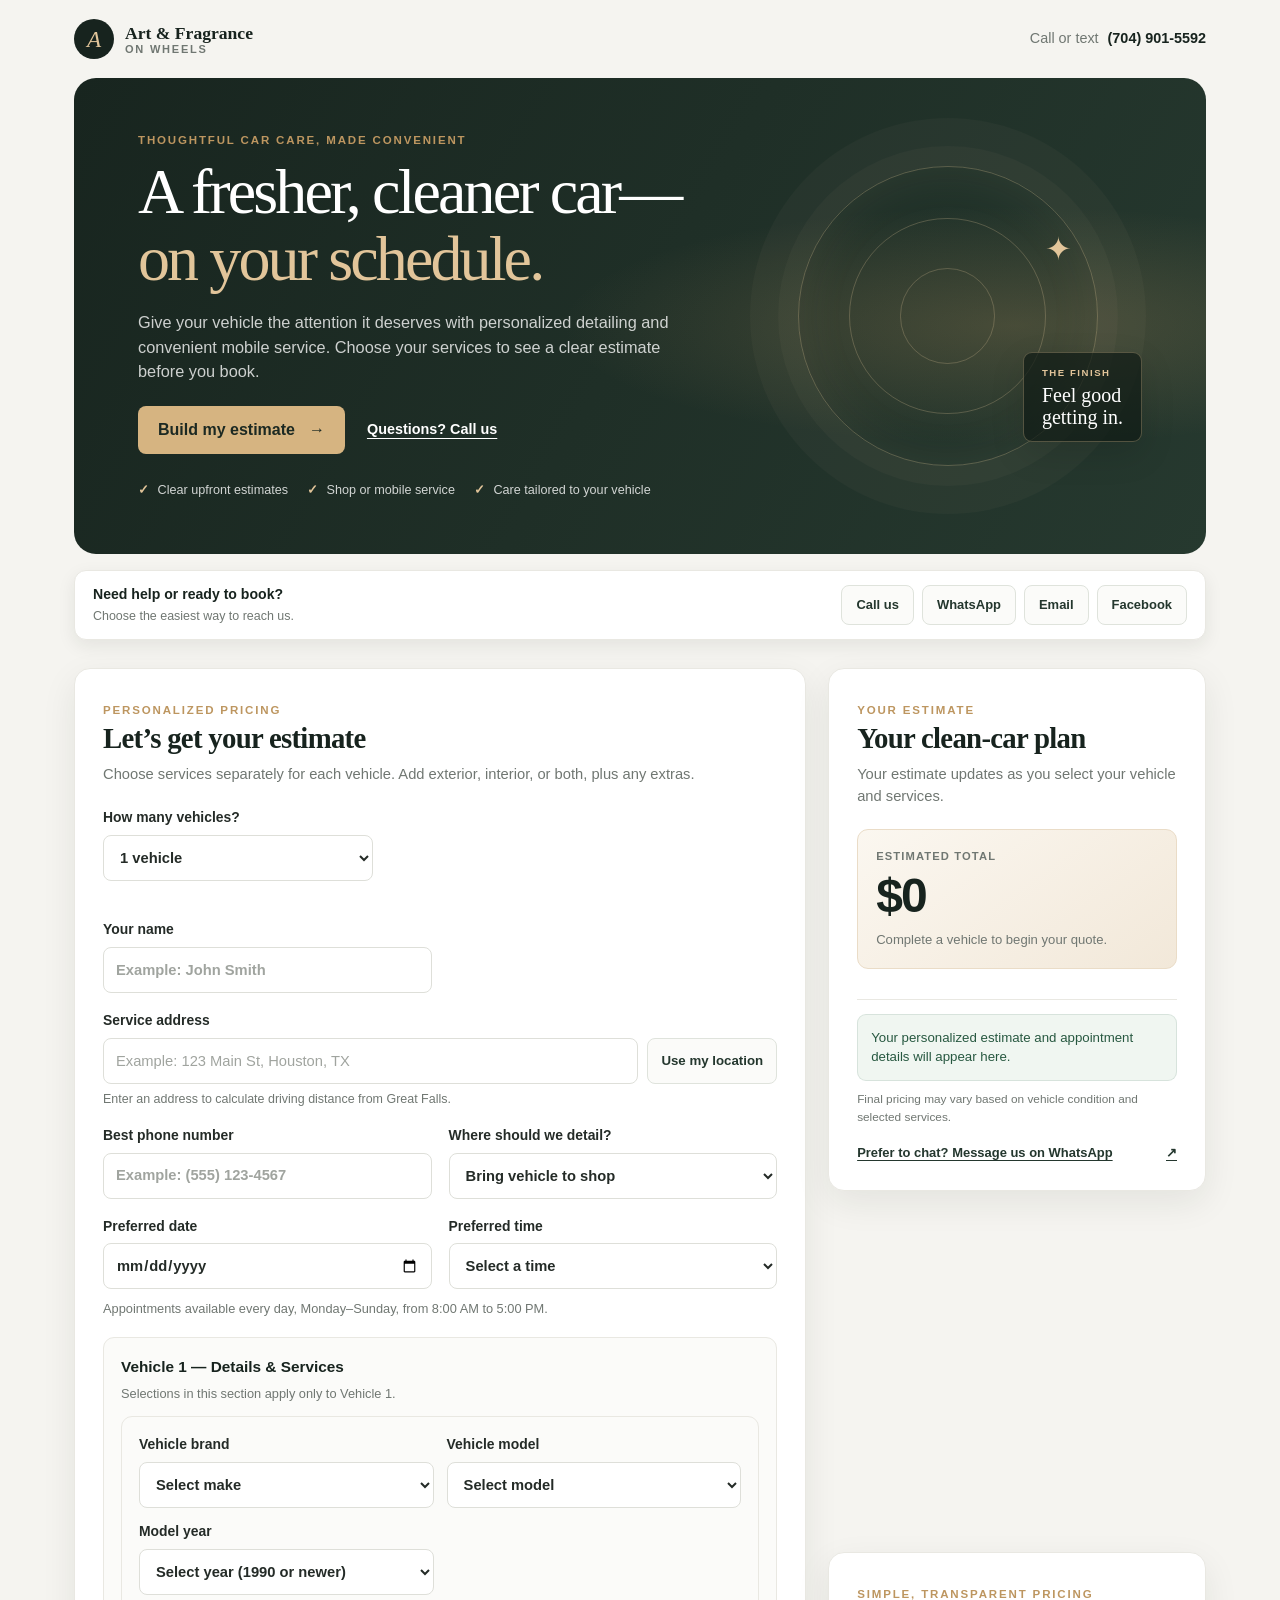
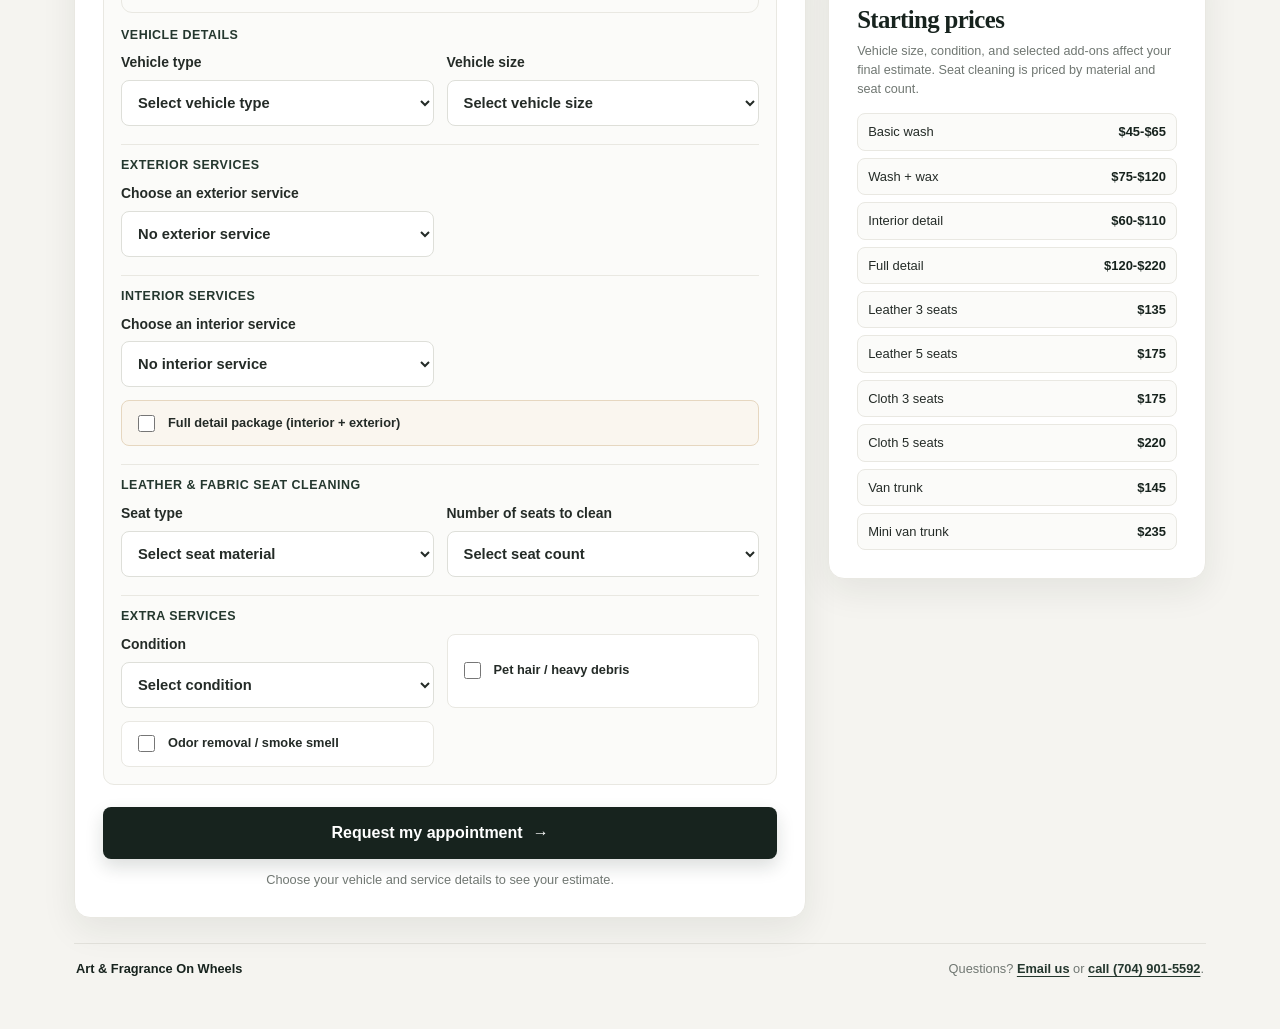
<file: index.html>
<!DOCTYPE html>
<html lang="en">
  <head>
    <meta name="google-site-verification" content="upOQWruc2UAGDJB-Y-BxPkWciHD6pano6-CQIoMN7IU" />
    <meta charset="UTF-8" />
    <meta name="viewport" content="width=device-width, initial-scale=1.0" />
    <meta http-equiv="Content-Security-Policy" content="default-src 'self'; script-src 'self'; style-src 'self'; img-src 'self' data:; connect-src 'self' https://nominatim.openstreetmap.org https://router.project-osrm.org; object-src 'none'; base-uri 'self'; form-action 'self'; frame-ancestors 'none';" />
    <meta name="referrer" content="strict-origin-when-cross-origin" />
    <title>Art and Fragrance On Wheels</title>
    <link rel="stylesheet" href="style.css" />
  </head>
  <body>
    <div id="win95Error" class="win95-error hidden" role="alertdialog" aria-modal="true" aria-labelledby="win95ErrorTitle">
      <div class="win95-titlebar">
        <strong id="win95ErrorTitle">Quote Error</strong>
        <button id="closeWin95Error" type="button" aria-label="Close error">X</button>
      </div>
      <div class="win95-error-content">
        <span class="win95-error-icon">X</span>
        <p id="win95ErrorMessage">Please select your vehicle details before getting a quote.</p>
      </div>
      <button id="okWin95Error" type="button" class="win95-ok">OK</button>
    </div>
    <div class="container">
      <header class="header">
        <div class="brand-row">
          <a class="brand" href="#" aria-label="Art and Fragrance On Wheels home">
            <span class="brand-mark" aria-hidden="true">A</span>
            <span class="brand-name">Art &amp; Fragrance <span>On Wheels</span></span>
          </a>
          <a class="header-phone" href="tel:+17049015592">Call or text <strong>(704) 901-5592</strong></a>
        </div>
      </header>

      <section class="hero" aria-labelledby="heroTitle">
        <div class="hero-copy">
          <p class="eyebrow">Thoughtful car care, made convenient</p>
          <h1 id="heroTitle">A fresher, cleaner car—<span>on your schedule.</span></h1>
          <p class="hero-description">Give your vehicle the attention it deserves with personalized detailing and convenient mobile service. Choose your services to see a clear estimate before you book.</p>
          <div class="hero-actions">
            <a class="primary-link" href="#estimate">Build my estimate <span aria-hidden="true">→</span></a>
            <a class="text-link" href="tel:+17049015592">Questions? Call us</a>
          </div>
          <div class="trust-points" aria-label="Service benefits">
            <span><b aria-hidden="true">✓</b> Clear upfront estimates</span>
            <span><b aria-hidden="true">✓</b> Shop or mobile service</span>
            <span><b aria-hidden="true">✓</b> Care tailored to your vehicle</span>
          </div>
        </div>
        <div class="hero-art" aria-hidden="true">
          <div class="hero-orbit"></div>
          <div class="hero-sparkle">✦</div>
          <div class="hero-caption"><span>THE FINISH</span><strong>Feel good<br />getting in.</strong></div>
        </div>
      </section>

      <section class="contact-bar" aria-label="Contact options">
        <div class="contact-bar-copy">
          <strong>Need help or ready to book?</strong>
          <span>Choose the easiest way to reach us.</span>
        </div>
        <nav class="contact-buttons" aria-label="Contact us">
          <a class="contact-button" href="tel:+17049015592">Call us</a>
          <a class="contact-button" href="https://wa.me/17049015592" target="_blank" rel="noopener noreferrer">WhatsApp</a>
          <a class="contact-button" href="mailto:davidhn19@hotmail.com">Email</a>
          <a class="contact-button" href="https://www.facebook.com/search/top?q=Art%20%26%20Fragrance%20On%20Wheels" target="_blank" rel="noopener noreferrer">Facebook</a>
        </nav>
      </section>

      <main class="layout">
        <section class="card form-card" id="estimate">
          <div class="section-heading">
            <span class="step-label">PERSONALIZED PRICING</span>
            <h2>Let’s get your estimate</h2>
            <p>Choose services separately for each vehicle. Add exterior, interior, or both, plus any extras.</p>
          </div>
          <label class="vehicle-count-field">
            How many vehicles?
            <select id="vehicleCount">
              <option value="1">1 vehicle</option>
              <option value="2">2 vehicles</option>
              <option value="3">3 vehicles</option>
              <option value="4">4 vehicles</option>
              <option value="5">5 vehicles</option>
              <option value="6">6 vehicles</option>
              <option value="7">7 vehicles</option>
              <option value="8">8 vehicles</option>
              <option value="9">9 vehicles</option>
              <option value="10">10 vehicles</option>
              <option value="11">11 vehicles</option>
              <option value="12">12 vehicles</option>
              <option value="13">13 vehicles</option>
              <option value="14">14 vehicles</option>
              <option value="15">15 vehicles</option>
            </select>
          </label>
          <div id="vehicleIdentityFields" class="vehicle-identity-fields"></div>

          <div class="field-grid">
            <label>
              Your name
              <input id="customerName" type="text" placeholder="Example: John Smith" />
            </label>

            <div class="full-width-field address-field">
              <label for="customerAddress">Service address</label>
              <div class="address-input-row">
                <input id="customerAddress" type="text" placeholder="Example: 123 Main St, Houston, TX" aria-describedby="gpsStatus" />
                <button id="useDeviceLocation" class="location-button" type="button">Use my location</button>
              </div>
              <small id="gpsStatus" class="gps-status" aria-live="polite">Enter an address to calculate driving distance from Great Falls.</small>
              <input id="distanceMiles" type="hidden" value="0" />
            </div>

            <label>
              Best phone number
              <input id="customerPhone" type="tel" placeholder="Example: (555) 123-4567" />
            </label>

            <label>
              Where should we detail?
              <select id="serviceLocation">
                <option value="shop">Bring vehicle to shop</option>
                <option value="mobile">Mobile</option>
              </select>
            </label>

            <label>
              Preferred date
              <input id="appointmentDate" type="date" required />
            </label>

            <label>
              Preferred time
              <select id="appointmentTime" required>
                <option value="">Select a time</option>
                <option value="08:00">8:00 AM</option>
                <option value="08:30">8:30 AM</option>
                <option value="09:00">9:00 AM</option>
                <option value="09:30">9:30 AM</option>
                <option value="10:00">10:00 AM</option>
                <option value="10:30">10:30 AM</option>
                <option value="11:00">11:00 AM</option>
                <option value="11:30">11:30 AM</option>
                <option value="12:00">12:00 PM</option>
                <option value="12:30">12:30 PM</option>
                <option value="13:00">1:00 PM</option>
                <option value="13:30">1:30 PM</option>
                <option value="14:00">2:00 PM</option>
                <option value="14:30">2:30 PM</option>
                <option value="15:00">3:00 PM</option>
                <option value="15:30">3:30 PM</option>
                <option value="16:00">4:00 PM</option>
                <option value="16:30">4:30 PM</option>
                <option value="17:00">5:00 PM</option>
              </select>
            </label>
            <p class="appointment-hours">Appointments available every day, Monday–Sunday, from 8:00 AM to 5:00 PM.</p>
          </div>

          <div id="vehicleServiceFields" class="vehicle-service-fields"></div>

          <button id="calculateBtn" type="button">Request my appointment <span aria-hidden="true">→</span></button>
          <p id="quoteWarning" class="quote-warning">Choose your vehicle and service details to see your estimate.</p>
        </section>

        <aside class="card result-card">
          <div class="section-heading">
            <span class="step-label">YOUR ESTIMATE</span>
            <h2>Your clean-car plan</h2>
            <p>Your estimate updates as you select your vehicle and services.</p>
          </div>
          <div class="quote-box">
            <p class="quote-label">Estimated total</p>
            <p id="quoteAmount" class="quote-amount">$0</p>
            <p id="quoteTotalLabel" class="quote-total-label">Complete a vehicle to begin your quote.</p>
          </div>

          <div id="vehicleQuoteList" class="vehicle-quote-list" aria-live="polite"></div>

          <div class="message-box">
            <p id="customerMessage" aria-live="polite">
              Your personalized estimate and appointment details will appear here.
            </p>
          </div>
          <p class="quote-note">Final pricing may vary based on vehicle condition and selected services.</p>
          <a class="contact-link" href="https://wa.me/17049015592" target="_blank" rel="noopener noreferrer">Prefer to chat? Message us on WhatsApp <span aria-hidden="true">↗</span></a>
        </aside>

        <section class="card price-card">
          <div class="pricing-heading">
            <div class="section-heading">
              <span class="step-label">SIMPLE, TRANSPARENT PRICING</span>
              <h2>Starting prices</h2>
            </div>
            <p>Vehicle size, condition, and selected add-ons affect your final estimate. Seat cleaning is priced by material and seat count.</p>
          </div>
          <ul id="pricingGuideList" class="guide-list"></ul>
        </section>
      </main>

      <footer class="footer">
        <span>Art &amp; Fragrance On Wheels</span>
        <span>Questions? <a href="mailto:davidhn19@hotmail.com">Email us</a> or <a href="tel:+17049015592">call (704) 901-5592</a>.</span>
      </footer>
    </div>

    <script src="script.js?v=20261007-services" defer></script>
  </body>
</html>
</file>
<file: style.css>
:root {
  --bg: #f5f4f0;
  --panel: #fff;
  --primary: #17231e;
  --primary-2: #24372e;
  --accent: #bd9660;
  --accent-soft: #f3ebdf;
  --text: #242b27;
  --muted: #707772;
  --line: #e9e8e2;
  --success: #275840;
  --success-soft: #f0f6f1;
  --shadow: rgba(23, 35, 30, 0.08);
}

* {
  box-sizing: border-box;
}

html {
  scroll-behavior: smooth;
}

body {
  margin: 0;
  background: var(--bg);
  color: var(--text);
  font-family: Arial, Helvetica, sans-serif;
  line-height: 1.5;
}

a {
  color: inherit;
}

.container {
  max-width: 1180px;
  margin: 0 auto;
  padding: 0 24px 36px;
}

.header {
  padding: 19px 0;
}

.brand-row {
  display: flex;
  align-items: center;
  justify-content: space-between;
  gap: 18px;
}

.brand {
  display: inline-flex;
  align-items: center;
  gap: 11px;
  text-decoration: none;
}

.brand-mark {
  display: grid;
  width: 40px;
  height: 40px;
  place-items: center;
  border-radius: 50%;
  background: var(--primary);
  color: #e2c59a;
  font-family: Georgia, serif;
  font-size: 1.45rem;
  font-style: italic;
}

.brand-name {
  color: var(--primary);
  font-family: Georgia, 'Times New Roman', serif;
  font-size: 1.1rem;
  font-weight: 700;
  line-height: 1.15;
}

.brand-name span {
  display: block;
  color: var(--muted);
  font-family: Arial, Helvetica, sans-serif;
  font-size: 0.69rem;
  font-weight: 600;
  letter-spacing: 0.16em;
  text-transform: uppercase;
}

.header-phone {
  color: var(--muted);
  font-size: 0.9rem;
  text-decoration: none;
}

.header-phone strong {
  margin-left: 5px;
  color: var(--primary);
}

.hero {
  position: relative;
  display: grid;
  min-height: 390px;
  grid-template-columns: 1.2fr 0.8fr;
  align-items: center;
  gap: 32px;
  overflow: hidden;
  padding: 54px 64px;
  border-radius: 22px;
  background:
    radial-gradient(ellipse at 83% 52%, rgba(189, 150, 96, 0.24), transparent 34%),
    linear-gradient(120deg, #18251f, #26392f);
  color: #fff;
}

.hero-copy {
  position: relative;
  z-index: 1;
  max-width: 640px;
}

.eyebrow,
.step-label {
  margin: 0 0 10px;
  color: var(--accent);
  font-size: 0.72rem;
  font-weight: 800;
  letter-spacing: 0.16em;
  text-transform: uppercase;
}

.hero h1 {
  max-width: 610px;
  margin: 0;
  font-family: Georgia, 'Times New Roman', serif;
  font-size: clamp(2.6rem, 5vw, 4.1rem);
  font-weight: 500;
  letter-spacing: -0.045em;
  line-height: 1.04;
}

.hero h1 span {
  color: #e2c59a;
}

.hero-description {
  max-width: 560px;
  margin: 18px 0 22px;
  color: rgba(255, 255, 255, 0.78);
  font-size: 1.02rem;
}

.hero-actions {
  display: flex;
  align-items: center;
  flex-wrap: wrap;
  gap: 22px;
}

.primary-link {
  display: inline-flex;
  min-height: 48px;
  align-items: center;
  justify-content: center;
  gap: 14px;
  padding: 0 20px;
  border-radius: 8px;
  background: #d6b481;
  color: #1c2922;
  font-weight: 800;
  text-decoration: none;
  transition: transform 0.15s ease, background-color 0.15s ease;
}

.primary-link:hover {
  transform: translateY(-2px);
  background: #e4c99e;
}

.text-link {
  color: #fff;
  font-size: 0.9rem;
  font-weight: 700;
  text-underline-offset: 4px;
}

.trust-points {
  display: flex;
  flex-wrap: wrap;
  gap: 10px 19px;
  margin-top: 27px;
  color: rgba(255, 255, 255, 0.8);
  font-size: 0.79rem;
}

.trust-points b {
  margin-right: 5px;
  color: #e2c59a;
}

.hero-art {
  position: relative;
  min-height: 260px;
}

.hero-orbit {
  position: absolute;
  top: 50%;
  left: 50%;
  width: min(27vw, 300px);
  aspect-ratio: 1;
  border: 1px solid rgba(226, 197, 154, 0.3);
  border-radius: 50%;
  box-shadow:
    0 0 0 20px rgba(226, 197, 154, 0.035),
    0 0 0 48px rgba(226, 197, 154, 0.035),
    inset 0 0 48px rgba(226, 197, 154, 0.08);
  transform: translate(-50%, -50%);
}

.hero-orbit::before,
.hero-orbit::after {
  position: absolute;
  border: 1px solid rgba(226, 197, 154, 0.25);
  border-radius: 50%;
  content: '';
  inset: 17%;
}

.hero-orbit::after {
  inset: 34%;
}

.hero-sparkle {
  position: absolute;
  top: 15%;
  right: 18%;
  color: #e2c59a;
  font-size: 2rem;
}

.hero-caption {
  position: absolute;
  right: 0;
  bottom: 4px;
  display: grid;
  gap: 3px;
  padding: 13px 18px;
  border: 1px solid rgba(226, 197, 154, 0.3);
  border-radius: 9px;
  background: rgba(16, 27, 21, 0.72);
  box-shadow: 0 12px 35px rgba(0, 0, 0, 0.12);
}

.hero-caption span {
  color: #e2c59a;
  font-size: 0.6rem;
  font-weight: 800;
  letter-spacing: 0.16em;
}

.hero-caption strong {
  font-family: Georgia, 'Times New Roman', serif;
  font-size: 1.25rem;
  font-weight: 500;
  line-height: 1.1;
}

.contact-bar {
  display: flex;
  align-items: center;
  justify-content: space-between;
  gap: 18px;
  margin-top: 16px;
  padding: 13px 18px;
  border: 1px solid var(--line);
  border-radius: 12px;
  background: #fff;
  box-shadow: 0 6px 18px var(--shadow);
}

.contact-bar-copy {
  display: grid;
  gap: 2px;
}

.contact-bar-copy strong {
  color: var(--primary);
  font-size: 0.88rem;
}

.contact-bar-copy span {
  color: var(--muted);
  font-size: 0.78rem;
}

.contact-buttons {
  display: flex;
  flex-wrap: wrap;
  gap: 8px;
}

.contact-button {
  display: inline-flex;
  min-height: 40px;
  align-items: center;
  justify-content: center;
  padding: 8px 14px;
  border: 1px solid #dfe3dc;
  border-radius: 8px;
  background: #fbfbf9;
  color: var(--primary-2);
  font-size: 0.81rem;
  font-weight: 700;
  text-decoration: none;
  transition: border-color 0.15s ease, background-color 0.15s ease, transform 0.15s ease;
}

.contact-button:hover {
  transform: translateY(-1px);
  border-color: var(--accent);
  background: var(--accent-soft);
}

.layout {
  display: grid;
  grid-template-columns: minmax(0, 1.55fr) minmax(300px, 0.8fr);
  align-items: start;
  gap: 22px;
  margin-top: 28px;
}

.card {
  min-width: 0;
  padding: 28px;
  border: 1px solid var(--line);
  border-radius: 16px;
  background: var(--panel);
  box-shadow: 0 12px 35px var(--shadow);
}

.form-card {
  grid-column: 1;
  grid-row: 1 / span 2;
}

.result-card {
  grid-column: 2;
  grid-row: 1;
}

.price-card {
  grid-column: 2;
  grid-row: 2;
}

.section-heading {
  margin-bottom: 22px;
}

.section-heading h2 {
  margin: 0;
  color: var(--primary);
  font-family: Georgia, 'Times New Roman', serif;
  font-size: 1.8rem;
  font-weight: 600;
  letter-spacing: -0.025em;
  line-height: 1.2;
}

.section-heading > p {
  margin: 8px 0 0;
  color: var(--muted);
  font-size: 0.92rem;
}

h1,
h2,
h3,
p {
  margin-top: 0;
}

.field-grid {
  display: grid;
  grid-template-columns: repeat(2, minmax(0, 1fr));
  gap: 17px;
  margin-top: 20px;
}

.hidden {
  display: none !important;
}

label {
  display: flex;
  min-width: 0;
  flex-direction: column;
  gap: 7px;
  color: var(--text);
  font-size: 0.87rem;
  font-weight: 700;
}

.full-width-field {
  grid-column: 1 / -1;
}

.address-field {
  display: grid;
  gap: 7px;
}

.address-input-row {
  display: flex;
  align-items: stretch;
  gap: 9px;
}

.address-input-row input {
  min-width: 0;
}

.location-button {
  flex: 0 0 auto;
  padding: 10px 13px;
  border: 1px solid #dfe3dc;
  border-radius: 8px;
  background: #fbfbf9;
  color: var(--primary-2);
  cursor: pointer;
  font-size: 0.83rem;
  font-weight: 700;
}

.location-button:hover {
  border-color: var(--accent);
  background: var(--accent-soft);
}

.appointment-hours {
  grid-column: 1 / -1;
  margin: -7px 0 0;
  color: var(--muted);
  font-size: 0.8rem;
}

input,
select {
  width: 100%;
  min-height: 46px;
  padding: 10px 12px;
  border: 1px solid #dedfd9;
  border-radius: 8px;
  background: #fff;
  color: var(--text);
  font: inherit;
  font-size: 0.92rem;
  transition: border-color 0.2s ease, box-shadow 0.2s ease;
}

input::placeholder {
  color: #a0a49f;
}

input:focus,
select:focus {
  outline: none;
  border-color: var(--accent);
  box-shadow: 0 0 0 3px rgba(189, 150, 96, 0.16);
}

.gps-status {
  color: var(--muted);
  font-size: 0.78rem;
  font-weight: 500;
  line-height: 1.35;
}

.gps-status.loading {
  color: #854d0e;
}

.gps-status.success {
  color: var(--success);
}

.gps-status.error {
  color: #991b1b;
}

.vehicle-count-field {
  max-width: 270px;
}

.vehicle-identity-fields,
.vehicle-service-fields {
  display: grid;
  gap: 14px;
  margin-top: 18px;
}

.vehicle-identity-row,
.vehicle-service-panel {
  display: grid;
  grid-template-columns: repeat(2, minmax(0, 1fr));
  gap: 13px;
  padding: 17px;
  border: 1px solid var(--line);
  border-radius: 11px;
  background: #fbfbf9;
}

.vehicle-identity-row h3,
.vehicle-service-panel h3 {
  grid-column: 1 / -1;
  margin: 0;
  color: var(--primary);
  font-size: 0.96rem;
}

.vehicle-service-panel .vehicle-service-description {
  grid-column: 1 / -1;
  margin: -7px 0 0;
  color: var(--muted);
  font-size: 0.8rem;
}

.vehicle-service-panel .service-group-title {
  grid-column: 1 / -1;
  margin: 5px 0 -5px;
  padding-top: 11px;
  border-top: 1px solid var(--line);
  color: var(--primary-2);
  font-size: 0.78rem;
  letter-spacing: 0.04em;
  text-transform: uppercase;
}

.vehicle-service-panel .service-group-title:first-of-type {
  margin-top: 0;
  padding-top: 0;
  border-top: 0;
}

.vehicle-identity-row .custom-model-label,
.vehicle-identity-inline {
  grid-column: 1 / -1;
}

.vehicle-service-panel label {
  min-width: 0;
}

.vehicle-service-panel select {
  min-width: 0;
}

.checkbox-row {
  min-height: 46px;
  flex-direction: row !important;
  align-items: center;
  gap: 10px;
  padding: 10px 12px;
  border: 1px solid var(--line);
  border-radius: 8px;
  background: #fff;
  font-size: 0.8rem;
  line-height: 1.3;
}

.checkbox-row input {
  width: 17px;
  min-height: 17px;
  height: 17px;
  flex: 0 0 17px;
  accent-color: var(--primary-2);
}

.full-detail-option {
  grid-column: 1 / -1;
  border-color: #e6d7c0;
  background: #faf6ef;
}

select:disabled {
  cursor: not-allowed;
  background: #f0f0ed;
  color: #7f8580;
}

button {
  font: inherit;
}

#calculateBtn {
  display: flex;
  width: 100%;
  min-height: 52px;
  align-items: center;
  justify-content: center;
  gap: 10px;
  margin-top: 22px;
  padding: 13px 18px;
  border: 0;
  border-radius: 8px;
  background: var(--primary);
  box-shadow: 0 8px 18px rgba(23, 35, 30, 0.15);
  color: #fff;
  cursor: pointer;
  font-weight: 800;
  transition: transform 0.15s ease, background-color 0.15s ease;
}

#calculateBtn:hover {
  transform: translateY(-1px);
  background: var(--primary-2);
}

.quote-warning {
  margin: 11px 0 0;
  color: var(--muted);
  font-size: 0.8rem;
  text-align: center;
}

.quote-box {
  margin-bottom: 16px;
  padding: 18px;
  border: 1px solid #eadcc7;
  border-radius: 11px;
  background: linear-gradient(145deg, #fbf7f0, #f2e8d9);
}

.quote-label {
  margin-bottom: 5px;
  color: var(--muted);
  font-size: 0.7rem;
  font-weight: 800;
  letter-spacing: 0.1em;
  text-transform: uppercase;
}

.quote-amount {
  margin: 0;
  color: var(--primary);
  font-size: clamp(2.2rem, 4vw, 3rem);
  font-weight: 800;
  letter-spacing: -0.04em;
  line-height: 1.1;
}

.quote-total-label {
  margin: 7px 0 0;
  color: var(--muted);
  font-size: 0.82rem;
}

.vehicle-quote-list {
  display: grid;
  gap: 8px;
  margin-bottom: 14px;
}

.vehicle-quote-item {
  display: flex;
  align-items: center;
  justify-content: space-between;
  gap: 12px;
  padding: 11px;
  border: 1px solid var(--line);
  border-radius: 9px;
  background: #fbfbf9;
}

.vehicle-quote-item p {
  margin: 0;
}

.vehicle-quote-name {
  font-size: 0.87rem;
  font-weight: 800;
}

.vehicle-quote-details {
  margin-top: 3px !important;
  color: var(--muted);
  font-size: 0.77rem;
}

.remove-vehicle-btn {
  flex: 0 0 auto;
  padding: 6px 9px;
  border: 1px solid #f0caca;
  border-radius: 7px;
  background: #fff;
  color: #991b1b;
  cursor: pointer;
  font-size: 0.77rem;
}

.message-box {
  padding-top: 14px;
  border-top: 1px solid var(--line);
}

#customerMessage {
  margin: 0;
  padding: 13px;
  border: 1px solid rgba(39, 88, 64, 0.12);
  border-radius: 9px;
  background: var(--success-soft);
  color: var(--success);
  font-size: 0.83rem;
  line-height: 1.5;
}

.quote-note {
  margin: 10px 0 0;
  color: var(--muted);
  font-size: 0.74rem;
}

.contact-link {
  display: flex;
  justify-content: space-between;
  gap: 8px;
  margin-top: 16px;
  color: var(--primary-2);
  font-size: 0.81rem;
  font-weight: 700;
  text-decoration: underline;
  text-underline-offset: 3px;
}

.pricing-heading {
  margin-bottom: 14px;
}

.pricing-heading .section-heading {
  margin-bottom: 8px;
}

.pricing-heading .section-heading h2 {
  font-size: 1.55rem;
}

.pricing-heading > p,
.guide-intro {
  margin: 0;
  color: var(--muted);
  font-size: 0.79rem;
}

.guide-list,
.price-table ul {
  display: grid;
  gap: 7px;
  margin: 0;
  padding: 0;
  list-style: none;
}

.guide-list li,
.price-table li {
  display: flex;
  align-items: center;
  justify-content: space-between;
  gap: 10px;
  padding: 8px 10px;
  border: 1px solid var(--line);
  border-radius: 8px;
  background: #fbfbf9;
  font-size: 0.81rem;
}

.guide-list strong,
.price-table li strong {
  color: var(--primary);
  white-space: nowrap;
}

.footer {
  display: flex;
  justify-content: space-between;
  gap: 14px;
  margin-top: 25px;
  padding: 15px 2px;
  border-top: 1px solid #e3e2dc;
  color: var(--muted);
  font-size: 0.8rem;
}

.footer > span:first-child {
  color: var(--primary);
  font-weight: 700;
}

.footer a {
  color: var(--primary-2);
  font-weight: 700;
  text-underline-offset: 3px;
}

.win95-error {
  position: fixed;
  z-index: 10;
  top: 50%;
  left: 50%;
  width: min(360px, calc(100% - 32px));
  padding: 3px;
  transform: translate(-50%, -50%);
  border: 2px solid #fff;
  outline: 2px solid #000;
  background: #c0c0c0;
  box-shadow: 8px 8px 0 rgba(0, 0, 0, 0.25);
  font-family: 'MS Sans Serif', Tahoma, sans-serif;
}

.win95-titlebar {
  display: flex;
  align-items: center;
  justify-content: space-between;
  padding: 3px 4px 3px 7px;
  background: #000080;
  color: #fff;
  font-size: 13px;
}

.win95-titlebar button,
.win95-ok {
  border: 2px solid #fff;
  border-right-color: #404040;
  border-bottom-color: #404040;
  border-radius: 0;
  background: #c0c0c0;
  color: #000;
  font-family: inherit;
  font-weight: 700;
}

.win95-titlebar button {
  width: 18px;
  height: 18px;
  padding: 0;
  line-height: 12px;
}

.win95-error-content {
  display: flex;
  align-items: center;
  gap: 16px;
  padding: 20px 14px 14px;
  color: #000;
  font-size: 13px;
}

.win95-error-content p {
  margin: 0;
}

.win95-error-icon {
  display: grid;
  width: 32px;
  height: 32px;
  flex: 0 0 32px;
  place-items: center;
  border-radius: 50%;
  background: #c00000;
  color: #fff;
  font-family: Arial, sans-serif;
  font-size: 22px;
  font-weight: 900;
}

.win95-ok {
  display: block;
  min-width: 72px;
  margin: 0 auto 14px;
  padding: 4px 14px;
}

.win95-titlebar button:active,
.win95-ok:active {
  border: 2px solid #404040;
  border-right-color: #fff;
  border-bottom-color: #fff;
}

@media (max-width: 800px) {
  .container {
    padding-right: 18px;
    padding-left: 18px;
  }

  input,
  select {
    font-size: 16px;
  }

  .hero {
    min-height: 0;
    grid-template-columns: 1fr;
    padding: 42px 36px;
  }

  .hero-art {
    position: absolute;
    top: 0;
    right: 0;
    width: 38%;
    min-height: 100%;
    opacity: 0.5;
  }

  .hero-copy {
    max-width: 570px;
  }

  .contact-bar {
    align-items: flex-start;
    flex-direction: column;
  }

  .layout {
    grid-template-columns: minmax(0, 1.2fr) minmax(260px, 0.8fr);
  }

  .card {
    padding: 22px;
  }
}

@media (max-width: 960px) {
  .layout {
    grid-template-columns: minmax(0, 1fr);
  }

  .form-card,
  .result-card,
  .price-card {
    grid-column: 1;
    grid-row: auto;
  }

  .result-card {
    display: grid;
    grid-template-columns: minmax(0, 1fr) minmax(220px, 0.8fr);
    align-items: start;
    column-gap: 22px;
  }

  .result-card > .section-heading,
  .result-card > .quote-box,
  .result-card > .quote-note,
  .result-card > .contact-link {
    grid-column: 1;
  }

  .result-card > .section-heading {
    grid-row: 1;
  }

  .result-card > .quote-box {
    grid-row: 2;
  }

  .result-card > .vehicle-quote-list,
  .result-card > .message-box {
    grid-column: 2;
  }

  .result-card > .vehicle-quote-list {
    grid-row: 1 / span 2;
    margin-top: 4px;
  }

  .result-card > .message-box {
    grid-row: 3 / span 2;
    padding-top: 0;
    border-top: 0;
  }

  .result-card > .quote-note {
    grid-row: 3;
  }

  .result-card > .contact-link {
    grid-row: 4;
  }
}

@media (max-width: 640px) {
  .container {
    padding-right: 14px;
    padding-left: 14px;
  }

  .header {
    padding: 14px 0;
  }

  .brand-mark {
    width: 36px;
    height: 36px;
  }

  .brand-name {
    font-size: 0.97rem;
  }

  .header-phone {
    max-width: 130px;
    text-align: right;
    font-size: 0.76rem;
  }

  .header-phone strong {
    display: block;
  }

  .hero {
    padding: 34px 24px;
    border-radius: 15px;
  }

  .hero h1 {
    font-size: clamp(2.3rem, 11vw, 3.3rem);
  }

  .hero-description {
    font-size: 0.93rem;
  }

  .hero-art {
    width: 52%;
    opacity: 0.28;
  }

  .hero-orbit {
    width: 210px;
  }

  .hero-caption {
    display: none;
  }

  .contact-buttons {
    display: grid;
    width: 100%;
    grid-template-columns: repeat(2, minmax(0, 1fr));
  }

  .trust-points {
    display: grid;
    gap: 7px;
    margin-top: 20px;
  }

  .layout {
    grid-template-columns: 1fr;
    gap: 15px;
    margin-top: 17px;
  }

  .form-card,
  .result-card,
  .price-card {
    grid-column: 1;
    grid-row: auto;
  }

  .card {
    padding: 20px 17px;
  }

  .result-card {
    display: block;
  }

  .result-card > .vehicle-quote-list {
    margin-bottom: 14px;
  }

  .result-card > .message-box {
    padding-top: 14px;
    border-top: 1px solid var(--line);
  }

  .field-grid,
  .vehicle-identity-row,
  .vehicle-service-panel {
    grid-template-columns: 1fr;
    gap: 13px;
  }

  .full-width-field,
  .vehicle-identity-row h3,
  .vehicle-service-panel h3,
  .vehicle-identity-inline,
  .vehicle-identity-row .custom-model-label {
    grid-column: 1;
  }

  .vehicle-count-field {
    max-width: none;
  }

  .address-input-row {
    flex-direction: column;
  }

  .location-button {
    min-height: 44px;
  }

  .footer {
    flex-direction: column;
    gap: 5px;
  }

}

@media (prefers-reduced-motion: reduce) {
  html {
    scroll-behavior: auto;
  }

  *,
  *::before,
  *::after {
    transition-duration: 0.01ms !important;
  }
}
</file>
